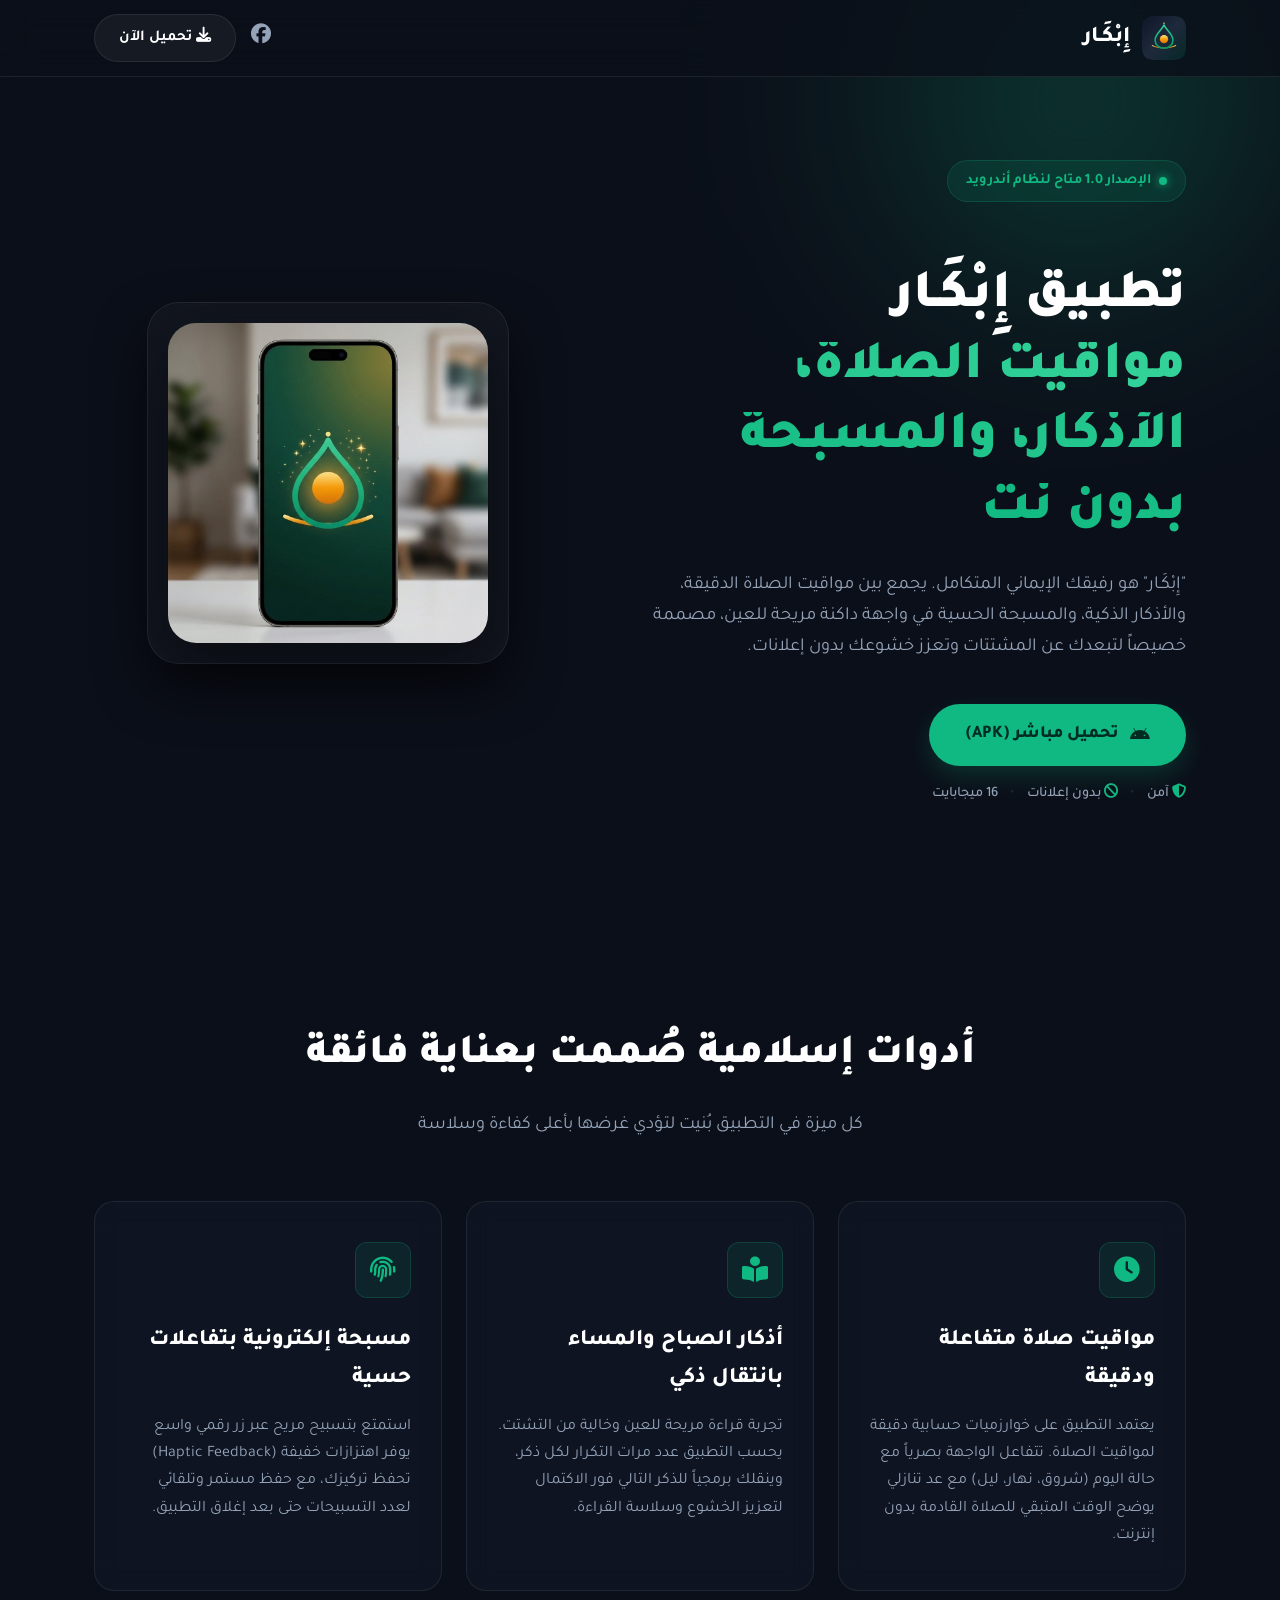
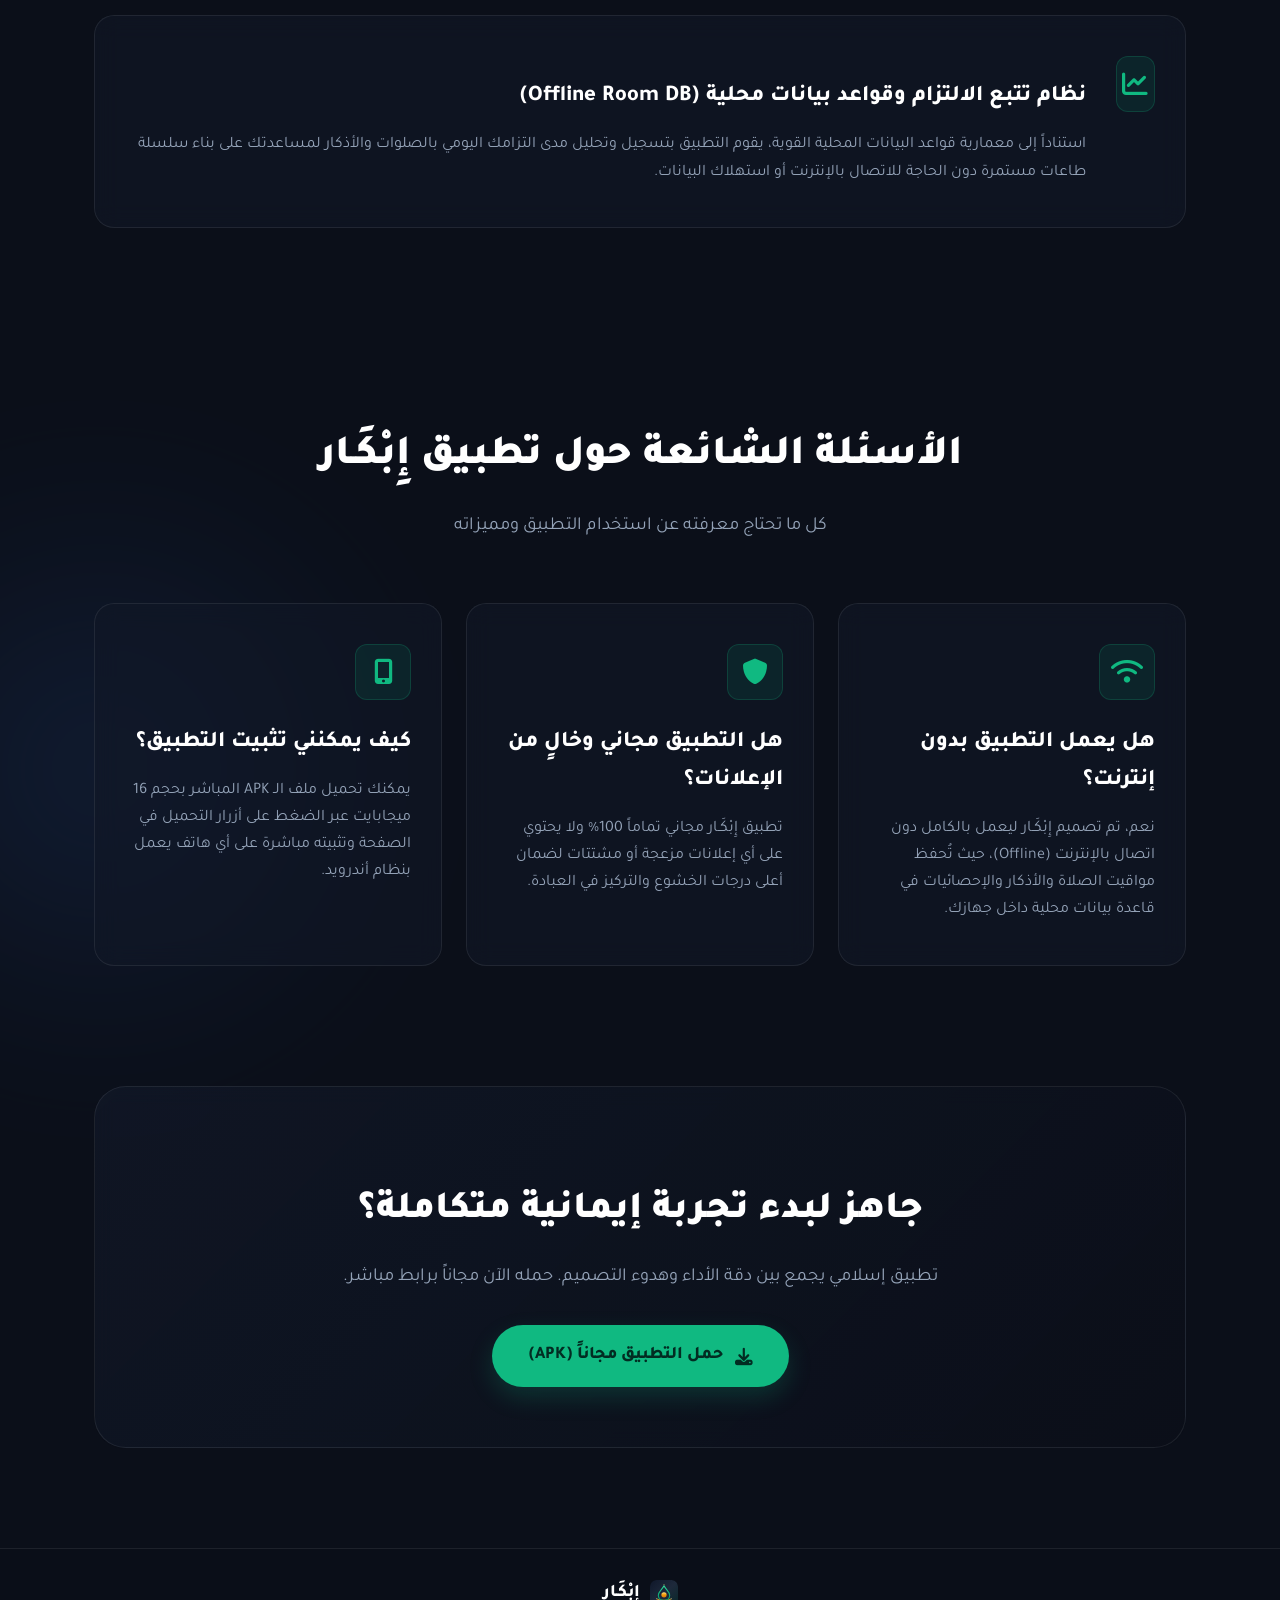
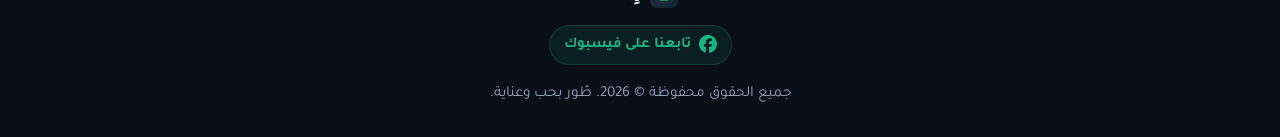
<file: index.html>
<!DOCTYPE html>
<html lang="ar" dir="rtl">
<head>
    <!-- Google tag (gtag.js) -->
    <script async src="https://www.googletagmanager.com/gtag/js?id=G-2ZQPN36FT1"></script>
    <script>
      window.dataLayer = window.dataLayer || [];
      function gtag(){dataLayer.push(arguments);}
      gtag('js', new Date());

      gtag('config', 'G-2ZQPN36FT1');
    </script>

    <meta charset="UTF-8">
    <meta name="viewport" content="width=device-width, initial-scale=1.0, maximum-scale=1.0, user-scalable=no">
    
    <!-- وسوم السيو الأساسية -->
    <title>إِبْكَـار | تطبيق مواقيت الصلاة والأذكار للأندرويد</title>
    <meta name="description" content="تطبيق إسلامي متكامل لمواقيت الصلاة الدقيقة، الأذكار اليومية، والمسبحة الإلكترونية. تجربة مستخدم نقية بدون إعلانات وبدون إنترنت.">
    <meta name="keywords" content="تطبيق إبكار, مواقيت الصلاة, أذكار الصباح والمساء, مسبحة إلكترونية, تطبيق إسلامي بدون نت, تحميل تطبيق إبكار">
    
    <!-- أيقونات الموقع والتطبيق (Favicons & App Icons) -->
    <link rel="icon" type="image/png" href="favicon-96x96.png" sizes="96x96">
    <link rel="icon" type="image/svg+xml" href="favicon.svg">
    <link rel="shortcut icon" href="favicon.ico">
    <link rel="apple-touch-icon" sizes="180x180" href="apple-touch-icon.png">
    <link rel="manifest" href="site.webmanifest">

    <!-- وسوم المشاركة (Open Graph) -->
    <meta property="og:title" content="إِبْكَـار - رفيقك الإيماني">
    <meta property="og:description" content="تطبيق إسلامي متكامل لمواقيت الصلاة، الأذكار الذكية، والمسبحة الحسية بدون إعلانات وبدون إنترنت.">
    <meta property="og:image" content="https://ibkar.vercel.app/logo.png">
    <meta property="og:url" content="https://ibkar.vercel.app/">
    <meta property="og:type" content="website">
    <meta name="theme-color" content="#10B981">

    <!-- البيانات المنظمة للبرامج والأسئلة الشائعة (SoftwareApplication & FAQ Schema) -->
    <script type="application/ld+json">
    {
      "@context": "https://schema.org",
      "@graph": [
        {
          "@type": "SoftwareApplication",
          "name": "إِبْكَـار",
          "operatingSystem": "Android",
          "applicationCategory": "LifestyleApplication",
          "fileSize": "16MB",
          "version": "1.0",
          "offers": {
            "@type": "Offer",
            "price": "0",
            "priceCurrency": "USD"
          },
          "sameAs": [
            "https://www.facebook.com/ibkar.application"
          ],
          "description": "تطبيق إسلامي متكامل لمواقيت الصلاة الدقيقة، والأذكار اليومية، والمسبحة الإلكترونية. يعمل بالكامل بدون إنترنت وبدون أي إعلانات مزعجة."
        },
        {
          "@type": "FAQPage",
          "mainEntity": [
            {
              "@type": "Question",
              "name": "هل يعمل تطبيق إبكار بدون اتصال بالإنترنت؟",
              "acceptedAnswer": {
                "@type": "Answer",
                "text": "نعم، يعمل تطبيق إبكار بالكامل بدون إنترنت (Offline). تعتمد جميع الحسابات لمواقيت الصلاة وتخزين الأذكار على قاعدة بيانات محلية مدمجة داخل هاتفك."
              }
            },
            {
              "@type": "Question",
              "name": "هل يحتوي تطبيق إبكار على إعلانات؟",
              "acceptedAnswer": {
                "@type": "Answer",
                "text": "لا، تطبيق إبكار مجاني تماماً وبدون أي إعلانات مزعجة لضمان تجربة مستخدم نقية تساعد على الخشوع والتركيز."
              }
            },
            {
              "@type": "Question",
              "name": "كيف أحمل تطبيق إبكار على هاتف أندرويد؟",
              "acceptedAnswer": {
                "@type": "Answer",
                "text": "يمكنك تحميل ملف الـ APK المباشر بحجم 16 ميجابايت من خلال الضغط على زر التحميل في الموقع وتثبيته مباشرة على جهازك."
              }
            }
          ]
        }
      ]
    }
    </script>

    <!-- خطوط جوجل (Tajawal) -->
    <link rel="preconnect" href="https://fonts.googleapis.com">
    <link rel="preconnect" href="https://fonts.gstatic.com" crossorigin>
    <link href="https://fonts.googleapis.com/css2?family=Tajawal:wght@400;500;700;800;900&display=swap" rel="stylesheet">
    
    <!-- مكتبة الأيقونات (FontAwesome) -->
    <link rel="stylesheet" href="https://cdnjs.cloudflare.com/ajax/libs/font-awesome/6.4.0/css/all.min.css">
    
    <!-- ملف التصميم -->
    <link rel="stylesheet" href="style.css">
</head>
<body>

<div class="site-wrapper">

    <!-- تأثيرات الإضاءة الخلفية (Glowing Background) -->
    <div class="glow-bg glow-primary"></div>
    <div class="glow-bg glow-secondary"></div>

    <!-- شريط التنقل -->
    <nav class="navbar">
        <div class="container nav-inner">
            <a href="#" class="brand" aria-label="إبكار - الصفحة الرئيسية">
                <svg class="brand-logo" viewBox="0 0 512 512" xmlns="http://www.w3.org/2000/svg" style="width: 44px; height: 44px; border-radius: 10px;">
                    <defs>
                        <linearGradient id="navBg" x1="0%" y1="0%" x2="100%" y2="100%">
                            <stop offset="0%" stop-color="#0F172A"/>
                            <stop offset="50%" stop-color="#1E293B"/>
                            <stop offset="100%" stop-color="#062828"/>
                        </linearGradient>
                        <linearGradient id="navEmerald" x1="0%" y1="100%" x2="0%" y2="0%">
                            <stop offset="0%" stop-color="#059669"/>
                            <stop offset="50%" stop-color="#10B981"/>
                            <stop offset="100%" stop-color="#34D399"/>
                        </linearGradient>
                        <linearGradient id="navGold" x1="0%" y1="100%" x2="0%" y2="0%">
                            <stop offset="0%" stop-color="#D97706"/>
                            <stop offset="50%" stop-color="#F59E0B"/>
                            <stop offset="100%" stop-color="#FDE68A"/>
                        </linearGradient>
                    </defs>
                    <rect width="512" height="512" rx="118" fill="url(#navBg)"/>
                    <circle cx="256" cy="270" r="48" fill="url(#navGold)"/>
                    <path d="M 120 345 C 190 380, 322 380, 392 345" fill="none" stroke="url(#navGold)" stroke-width="12" stroke-linecap="round"/>
                    <path d="M 256 105 C 285 170, 360 210, 360 280 C 360 335, 315 375, 256 375 C 197 375, 152 335, 152 280 C 152 210, 227 170, 256 105 Z" fill="none" stroke="url(#navEmerald)" stroke-width="18" stroke-linecap="round" stroke-linejoin="round"/>
                    <circle cx="256" cy="85" r="8" fill="#FDE68A"/>
                </svg>
                <span class="brand-text">إِبْكَـار</span>
            </a>
            
            <div style="display: flex; align-items: center; gap: 15px;">
                <a href="https://www.facebook.com/ibkar.application" target="_blank" rel="noopener noreferrer" class="social-nav-link" aria-label="صفحة إبكار على فيسبوك" style="color: #94A3B8; font-size: 20px; transition: color 0.2s ease;">
                    <i class="fa-brands fa-facebook"></i>
                </a>
                <a href="https://github.com/moalmaz11/Zad-App/releases/download/v1.0/zad-v1.0.apk" class="btn-download hidden-mobile" aria-label="تحميل تطبيق إبكار APK">
                    <i class="fa-solid fa-download"></i> تحميل الآن
                </a>
            </div>
        </div>
    </nav>

    <main>
        <!-- القسم الافتتاحي (Hero) -->
        <header class="hero">
            <div class="container hero-grid">
                <div class="hero-content">
                    <div class="badge reveal fade-up">
                        <span class="badge-dot"></span> الإصدار 1.0 متاح لنظام أندرويد
                    </div>
                    <h1 class="reveal fade-up delay-1">تطبيق إِبْكَـار<br><span class="text-gradient">مواقيت الصلاة، الأذكار، والمسبحة بدون نت</span></h1>
                    <p class="hero-desc reveal fade-up delay-2">
                        "إِبْكَـار" هو رفيقك الإيماني المتكامل. يجمع بين مواقيت الصلاة الدقيقة، والأذكار الذكية، والمسبحة الحسية في واجهة داكنة مريحة للعين، مصممة خصيصاً لتبعدك عن المشتتات وتعزز خشوعك بدون إعلانات.
                    </p>
                    <div class="hero-actions reveal fade-up delay-3">
                        <a href="https://github.com/moalmaz11/Zad-App/releases/download/v1.0/zad-v1.0.apk" class="btn-primary" aria-label="تحميل تطبيق إبكار برابط مباشر">
                            <i class="fa-brands fa-android"></i> تحميل مباشر (APK)
                        </a>
                        <div class="app-specs">
                            <span><i class="fa-solid fa-shield-halved"></i> آمن</span>
                            <span class="dot-separator">•</span>
                            <span><i class="fa-solid fa-ban"></i> بدون إعلانات</span>
                            <span class="dot-separator">•</span>
                            <span>16 ميجابايت</span>
                        </div>
                    </div>
                </div>
                
                <div class="hero-visual reveal fade-up delay-4">
                    <div class="image-glass-container">
                        <img src="logo.png" alt="شعار تطبيق إبكار" class="hero-img" style="width: 100%; max-width: 320px; height: auto; display: block; margin: 0 auto; border-radius: 28px; filter: drop-shadow(0 20px 30px rgba(0,0,0,0.5));">
                    </div>
                </div>
            </div>
        </header>

        <!-- قسم المميزات (Glass Cards) -->
        <section class="features" id="features">
            <div class="container">
                <div class="section-title reveal fade-up">
                    <h2>أدوات إسلامية صُممت بعناية فائقة</h2>
                    <p>كل ميزة في التطبيق بُنيت لتؤدي غرضها بأعلى كفاءة وسلاسة</p>
                </div>

                <div class="features-grid">
                    
                    <div class="glass-card reveal fade-up">
                        <div class="icon-box"><i class="fa-solid fa-clock"></i></div>
                        <h3>مواقيت صلاة متفاعلة ودقيقة</h3>
                        <p>يعتمد التطبيق على خوارزميات حسابية دقيقة لمواقيت الصلاة. تتفاعل الواجهة بصرياً مع حالة اليوم (شروق، نهار، ليل) مع عد تنازلي يوضح الوقت المتبقي للصلاة القادمة بدون إنترنت.</p>
                    </div>

                    <div class="glass-card reveal fade-up delay-1">
                        <div class="icon-wrapper">
                            <div class="icon-box"><i class="fa-solid fa-book-open-reader"></i></div>
                        </div>
                        <h3>أذكار الصباح والمساء بانتقال ذكي</h3>
                        <p>تجربة قراءة مريحة للعين وخالية من التشتت. يحسب التطبيق عدد مرات التكرار لكل ذكر، وينقلك برمجياً للذكر التالي فور الاكتمال لتعزيز الخشوع وسلاسة القراءة.</p>
                    </div>

                    <div class="glass-card reveal fade-up delay-2">
                        <div class="icon-box"><i class="fa-solid fa-fingerprint"></i></div>
                        <h3>مسبحة إلكترونية بتفاعلات حسية</h3>
                        <p>استمتع بتسبيح مريح عبر زر رقمي واسع يوفر اهتزازات خفيفة (Haptic Feedback) تحفظ تركيزك، مع حفظ مستمر وتلقائي لعدد التسبيحات حتى بعد إغلاق التطبيق.</p>
                    </div>
                    
                    <div class="glass-card wide-card reveal fade-up delay-1">
                        <div class="wide-content">
                            <div class="icon-box"><i class="fa-solid fa-chart-line"></i></div>
                            <div>
                                <h3>نظام تتبع الالتزام وقواعد بيانات محلية (Offline Room DB)</h3>
                                <p>استناداً إلى معمارية قواعد البيانات المحلية القوية، يقوم التطبيق بتسجيل وتحليل مدى التزامك اليومي بالصلوات والأذكار لمساعدتك على بناء سلسلة طاعات مستمرة دون الحاجة للاتصال بالإنترنت أو استهلاك البيانات.</p>
                            </div>
                        </div>
                    </div>

                </div>
            </div>
        </section>

        <!-- قسم الأسئلة الشائعة (FAQ Section) لتعزيز السيو -->
        <section class="faq-section" style="padding: 60px 0;">
            <div class="container">
                <div class="section-title reveal fade-up">
                    <h2>الأسئلة الشائعة حول تطبيق إِبْكَـار</h2>
                    <p>كل ما تحتاج معرفته عن استخدام التطبيق ومميزاته</p>
                </div>

                <div class="features-grid" style="grid-template-columns: repeat(auto-fit, minmax(280px, 1fr));">
                    <div class="glass-card reveal fade-up">
                        <div class="icon-box"><i class="fa-solid fa-wifi"></i></div>
                        <h3>هل يعمل التطبيق بدون إنترنت؟</h3>
                        <p>نعم، تم تصميم إِبْكَـار ليعمل بالكامل دون اتصال بالإنترنت (Offline)، حيث تُحفظ مواقيت الصلاة والأذكار والإحصائيات في قاعدة بيانات محلية داخل جهازك.</p>
                    </div>

                    <div class="glass-card reveal fade-up delay-1">
                        <div class="icon-box"><i class="fa-solid fa-shield"></i></div>
                        <h3>هل التطبيق مجاني وخالٍ من الإعلانات؟</h3>
                        <p>تطبيق إِبْكَـار مجاني تماماً 100% ولا يحتوي على أي إعلانات مزعجة أو مشتتات لضمان أعلى درجات الخشوع والتركيز في العبادة.</p>
                    </div>

                    <div class="glass-card reveal fade-up delay-2">
                        <div class="icon-box"><i class="fa-solid fa-mobile-screen-button"></i></div>
                        <h3>كيف يمكنني تثبيت التطبيق؟</h3>
                        <p>يمكنك تحميل ملف الـ APK المباشر بحجم 16 ميجابايت عبر الضغط على أزرار التحميل في الصفحة وتثبيته مباشرة على أي هاتف يعمل بنظام أندرويد.</p>
                    </div>
                </div>
            </div>
        </section>

        <!-- القسم النهائي (CTA) -->
        <section class="cta-section">
            <div class="container">
                <div class="cta-banner reveal fade-up">
                    <h2>جاهز لبدء تجربة إيمانية متكاملة؟</h2>
                    <p>تطبيق إسلامي يجمع بين دقة الأداء وهدوء التصميم. حمله الآن مجاناً برابط مباشر.</p>
                    <a href="https://github.com/moalmaz11/Zad-App/releases/download/v1.0/zad-v1.0.apk" class="btn-primary" aria-label="تحميل تطبيق إبكار مجانا">
                        <i class="fa-solid fa-download"></i> حمل التطبيق مجاناً (APK)
                    </a>
                </div>
            </div>
        </section>
    </main>

    <!-- الفوتر -->
    <footer class="footer">
        <div class="container footer-content" style="display: flex; flex-direction: column; align-items: center; gap: 16px;">
            <div class="footer-logo" style="display: flex; align-items: center; gap: 10px;">
                <svg viewBox="0 0 512 512" xmlns="http://www.w3.org/2000/svg" style="width: 28px; height: 28px; border-radius: 6px;">
                    <defs>
                        <linearGradient id="footBg" x1="0%" y1="0%" x2="100%" y2="100%">
                            <stop offset="0%" stop-color="#0F172A"/>
                            <stop offset="50%" stop-color="#1E293B"/>
                            <stop offset="100%" stop-color="#062828"/>
                        </linearGradient>
                        <linearGradient id="footEmerald" x1="0%" y1="100%" x2="0%" y2="0%">
                            <stop offset="0%" stop-color="#059669"/>
                            <stop offset="50%" stop-color="#10B981"/>
                            <stop offset="100%" stop-color="#34D399"/>
                        </linearGradient>
                        <linearGradient id="footGold" x1="0%" y1="100%" x2="0%" y2="0%">
                            <stop offset="0%" stop-color="#D97706"/>
                            <stop offset="50%" stop-color="#F59E0B"/>
                            <stop offset="100%" stop-color="#FDE68A"/>
                        </linearGradient>
                    </defs>
                    <rect width="512" height="512" rx="118" fill="url(#footBg)"/>
                    <circle cx="256" cy="270" r="48" fill="url(#footGold)"/>
                    <path d="M 120 345 C 190 380, 322 380, 392 345" fill="none" stroke="url(#footGold)" stroke-width="14" stroke-linecap="round"/>
                    <path d="M 256 105 C 285 170, 360 210, 360 280 C 360 335, 315 375, 256 375 C 197 375, 152 335, 152 280 C 152 210, 227 170, 256 105 Z" fill="none" stroke="url(#footEmerald)" stroke-width="20" stroke-linecap="round" stroke-linejoin="round"/>
                    <circle cx="256" cy="85" r="9" fill="#FDE68A"/>
                </svg>
                <span>إِبْكَـار</span>
            </div>
            
            <!-- روابط التواصل الاجتماعي والصفحة الرسمية -->
            <div class="footer-social" style="display: flex; align-items: center; gap: 12px;">
                <a href="https://www.facebook.com/ibkar.application" target="_blank" rel="noopener noreferrer" style="display: inline-flex; align-items: center; gap: 8px; color: #10B981; text-decoration: none; font-size: 15px; font-weight: 600; padding: 6px 14px; background: rgba(16, 185, 129, 0.1); border: 1px solid rgba(16, 185, 129, 0.2); border-radius: 20px;">
                    <i class="fa-brands fa-facebook" style="font-size: 18px;"></i> تابعنا على فيسبوك
                </a>
            </div>

            <p class="copyright" style="margin: 0;">جميع الحقوق محفوظة &copy; 2026. طُور بحب وعناية.</p>
        </div>
    </footer>

</div>

    <!-- سكريبت التفاعل (Intersection Observer) -->
    <script>
        document.addEventListener("DOMContentLoaded", function() {
            const observerOptions = {
                root: null,
                rootMargin: '0px',
                threshold: 0.1
            };

            const observer = new IntersectionObserver((entries, observer) => {
                entries.forEach(entry => {
                    if (entry.isIntersecting) {
                        entry.target.classList.add('active');
                        observer.unobserve(entry.target);
                    }
                });
            }, observerOptions);

            const revealElements = document.querySelectorAll('.reveal');
            revealElements.forEach(el => observer.observe(el));
        });
    </script>
</body>
</html>
</file>
<file: style.css>
/* =========================================
   المتغيرات وألوان الوضع الداكن (Dark Mode)
   ========================================= */
:root {
    --bg-base: #0B0F19;        /* كحلي شديد الغمقان (خلفية أساسية) */
    --bg-surface: #111827;     /* لون الكروت الزجاجية */
    --border-glass: rgba(255, 255, 255, 0.08);
    
    --primary: #10B981;        /* أخضر زمردي مشرق للوضع الداكن */
    --primary-hover: #059669;
    --primary-glow: rgba(16, 185, 129, 0.2);
    
    --text-pure: #FFFFFF;
    --text-muted: #94A3B8;
    
    --radius-sm: 12px;
    --radius-md: 20px;
    --radius-lg: 32px;
    
    --transition: all 0.3s cubic-bezier(0.4, 0, 0.2, 1);
}

/* =========================================
   إعدادات الحماية والتجاوب
   ========================================= */
html, body {
    margin: 0;
    padding: 0;
    width: 100%;
    overflow-x: hidden; /* يمنع تحرك الشاشة يمين/يسار تماماً */
    background-color: var(--bg-base);
    color: var(--text-pure);
    font-family: 'Tajawal', sans-serif;
    line-height: 1.7;
    -webkit-font-smoothing: antialiased;
}

*, *::before, *::after {
    box-sizing: border-box;
}

.site-wrapper {
    position: relative;
    width: 100%;
    overflow: hidden;
}

.container {
    width: 100%;
    max-width: 1140px;
    margin: 0 auto;
    padding: 0 24px;
}

/* =========================================
   الإضاءة الخلفية (Glow Effects)
   ========================================= */
.glow-bg {
    position: absolute;
    width: 600px;
    height: 600px;
    border-radius: 50%;
    filter: blur(100px);
    z-index: 0;
    opacity: 0.3;
    pointer-events: none; /* لمنع التفاعل معها */
}
.glow-primary {
    top: -200px;
    right: -100px;
    background: radial-gradient(circle, var(--primary) 0%, transparent 70%);
}
.glow-secondary {
    bottom: 20%;
    left: -200px;
    background: radial-gradient(circle, #3B82F6 0%, transparent 70%);
    opacity: 0.15;
}

/* =========================================
   الناف بار (Navbar)
   ========================================= */
.navbar {
    position: fixed;
    top: 0;
    width: 100%;
    background: rgba(11, 15, 25, 0.8);
    backdrop-filter: blur(16px);
    -webkit-backdrop-filter: blur(16px);
    border-bottom: 1px solid var(--border-glass);
    z-index: 1000;
}

.nav-inner {
    display: flex;
    justify-content: space-between;
    align-items: center;
    height: 76px;
}

.brand {
    display: flex;
    align-items: center;
    gap: 12px;
    text-decoration: none;
}

.brand-logo {
    width: 42px;
    border-radius: var(--radius-sm);
}

.brand-text {
    font-size: 1.4rem;
    font-weight: 800;
    color: var(--text-pure);
}

.btn-download {
    background: rgba(255, 255, 255, 0.05);
    border: 1px solid var(--border-glass);
    color: var(--text-pure);
    padding: 10px 24px;
    border-radius: 50px;
    text-decoration: none;
    font-size: 0.95rem;
    font-weight: 700;
    transition: var(--transition);
}

.btn-download:hover {
    background: var(--primary);
    border-color: var(--primary);
    color: #000;
}

/* =========================================
   القسم الافتتاحي (Hero)
   ========================================= */
.hero {
    position: relative;
    z-index: 1;
    padding: 160px 0 80px;
}

.hero-grid {
    display: grid;
    grid-template-columns: 1.1fr 0.9fr;
    gap: 50px;
    align-items: center;
}

.badge {
    display: inline-flex;
    align-items: center;
    gap: 8px;
    background: rgba(16, 185, 129, 0.1);
    border: 1px solid rgba(16, 185, 129, 0.2);
    color: var(--primary);
    padding: 8px 18px;
    border-radius: 50px;
    font-size: 0.9rem;
    font-weight: 700;
    margin-bottom: 24px;
}

.badge-dot {
    width: 8px;
    height: 8px;
    background-color: var(--primary);
    border-radius: 50%;
    box-shadow: 0 0 10px var(--primary);
}

.hero-content h1 {
    font-size: 3.4rem;
    font-weight: 900;
    line-height: 1.3;
    margin-bottom: 24px;
}

.text-gradient {
    background: linear-gradient(135deg, #10B981 0%, #34D399 100%);
    -webkit-background-clip: text;
    -webkit-text-fill-color: transparent;
}

.hero-desc {
    font-size: 1.15rem;
    color: var(--text-muted);
    margin-bottom: 40px;
    max-width: 550px;
}

.hero-actions {
    display: flex;
    flex-direction: column;
    align-items: flex-start;
    gap: 16px;
}

.btn-primary {
    display: inline-flex;
    align-items: center;
    justify-content: center;
    gap: 12px;
    background-color: var(--primary);
    color: #022C22; /* لون داكن جداً يبرز على الأخضر */
    padding: 16px 36px;
    border-radius: 50px;
    font-size: 1.1rem;
    font-weight: 800;
    text-decoration: none;
    box-shadow: 0 10px 25px var(--primary-glow);
    transition: var(--transition);
}

.btn-primary:hover {
    background-color: #34D399; /* لون أفتح عند الوقوف */
    transform: translateY(-3px);
    box-shadow: 0 15px 35px rgba(16, 185, 129, 0.3);
}

.app-specs {
    display: flex;
    align-items: center;
    gap: 12px;
    color: var(--text-muted);
    font-size: 0.9rem;
    font-weight: 500;
}

.app-specs i { color: var(--primary); }
.dot-separator { color: var(--border-glass); }

.hero-visual {
    display: flex;
    justify-content: center;
    align-items: center;
}

.image-glass-container {
    background: rgba(255, 255, 255, 0.03);
    padding: 20px;
    border-radius: var(--radius-lg);
    border: 1px solid var(--border-glass);
    box-shadow: 0 25px 50px rgba(0,0,0,0.5);
    backdrop-filter: blur(10px);
}

.hero-img {
    width: 260px;
    border-radius: var(--radius-md);
    display: block;
}

/* =========================================
   قسم المميزات (Glass Cards)
   ========================================= */
.features {
    position: relative;
    z-index: 1;
    padding: 100px 0;
}

.section-title {
    text-align: center;
    margin-bottom: 60px;
}

.section-title h2 {
    font-size: 2.6rem;
    font-weight: 900;
    margin-bottom: 16px;
}

.section-title p {
    font-size: 1.15rem;
    color: var(--text-muted);
}

.features-grid {
    display: grid;
    grid-template-columns: repeat(3, 1fr);
    gap: 24px;
}

.glass-card {
    background: rgba(17, 24, 39, 0.6);
    border: 1px solid var(--border-glass);
    border-radius: var(--radius-md);
    padding: 40px 30px;
    backdrop-filter: blur(12px);
    -webkit-backdrop-filter: blur(12px);
    transition: var(--transition);
}

.glass-card:hover {
    border-color: rgba(16, 185, 129, 0.4);
    background: rgba(17, 24, 39, 0.8);
    transform: translateY(-5px);
}

.wide-card {
    grid-column: span 3;
}

.icon-box {
    width: 56px;
    height: 56px;
    background: rgba(16, 185, 129, 0.1);
    color: var(--primary);
    border: 1px solid rgba(16, 185, 129, 0.2);
    border-radius: var(--radius-sm);
    display: flex;
    align-items: center;
    justify-content: center;
    font-size: 1.6rem;
    margin-bottom: 24px;
}

.glass-card h3 {
    font-size: 1.4rem;
    font-weight: 800;
    margin-bottom: 16px;
}

.glass-card p {
    font-size: 1rem;
    color: var(--text-muted);
    line-height: 1.7;
    margin: 0;
}

.wide-content {
    display: flex;
    gap: 30px;
    align-items: flex-start;
}

/* =========================================
   قسم التحميل (CTA)
   ========================================= */
.cta-section {
    position: relative;
    z-index: 1;
    padding: 60px 0 100px;
}

.cta-banner {
    background: linear-gradient(135deg, rgba(17, 24, 39, 0.8) 0%, rgba(11, 15, 25, 0.9) 100%);
    border: 1px solid var(--border-glass);
    border-radius: var(--radius-lg);
    padding: 60px 40px;
    text-align: center;
    backdrop-filter: blur(10px);
}

.cta-banner h2 {
    font-size: 2.4rem;
    font-weight: 900;
    margin-bottom: 16px;
}

.cta-banner p {
    font-size: 1.15rem;
    color: var(--text-muted);
    margin-bottom: 32px;
    max-width: 600px;
    margin-left: auto;
    margin-right: auto;
}

/* =========================================
   الفوتر
   ========================================= */
.footer {
    border-top: 1px solid var(--border-glass);
    padding: 30px 0;
    background: rgba(11, 15, 25, 0.5);
}

.footer-content {
    display: flex;
    justify-content: space-between;
    align-items: center;
}

.footer-logo {
    display: flex;
    align-items: center;
    gap: 10px;
    font-weight: 800;
    font-size: 1.1rem;
}

.footer-logo img {
    width: 28px;
    border-radius: 6px;
}

.copyright {
    color: var(--text-muted);
    font-size: 0.95rem;
    margin: 0;
}

/* =========================================
   الحركات التفاعلية (Scroll Animations)
   ========================================= */
.reveal {
    opacity: 0;
    transition: all 0.8s cubic-bezier(0.4, 0, 0.2, 1);
}

.fade-up { transform: translateY(40px); }

.reveal.active {
    opacity: 1;
    transform: translate(0, 0);
}

.delay-1 { transition-delay: 0.1s; }
.delay-2 { transition-delay: 0.2s; }
.delay-3 { transition-delay: 0.3s; }
.delay-4 { transition-delay: 0.4s; }

/* =========================================
   التجاوب الصارم للموبايل (Mobile Fixes)
   ========================================= */
@media (max-width: 768px) {
    .hidden-mobile { display: none; }
    
    /* تخفيف الإضاءة في الموبايل لعدم تشتيت العين */
    .glow-bg { opacity: 0.15; }
    
    .hero { padding: 120px 0 60px; text-align: center; }
    .hero-grid { grid-template-columns: 1fr; gap: 40px; }
    
    .hero-content { display: flex; flex-direction: column; align-items: center; }
    .hero-content h1 { font-size: 2.2rem; }
    .hero-desc { font-size: 1.05rem; margin-bottom: 30px; }
    
    .hero-actions { width: 100%; align-items: center; }
    .btn-primary { width: 100%; justify-content: center; }
    
    /* منع التفاف معلومات التطبيق */
    .app-specs { justify-content: center; flex-wrap: wrap; gap: 8px; }
    
    .image-glass-container { padding: 15px; }
    .hero-img { width: 200px; }
    
    .section-title h2 { font-size: 2rem; }
    
    .features-grid { grid-template-columns: 1fr; }
    .wide-card { grid-column: auto; }
    .wide-content { flex-direction: column; gap: 15px; align-items: center; text-align: center; }
    
    .glass-card { padding: 30px 20px; text-align: center; }
    .icon-box { margin: 0 auto 20px auto; }
    
    .cta-banner { padding: 40px 20px; }
    .cta-banner h2 { font-size: 1.8rem; }
    
    .footer-content { flex-direction: column; gap: 15px; text-align: center; }
}
</file>
